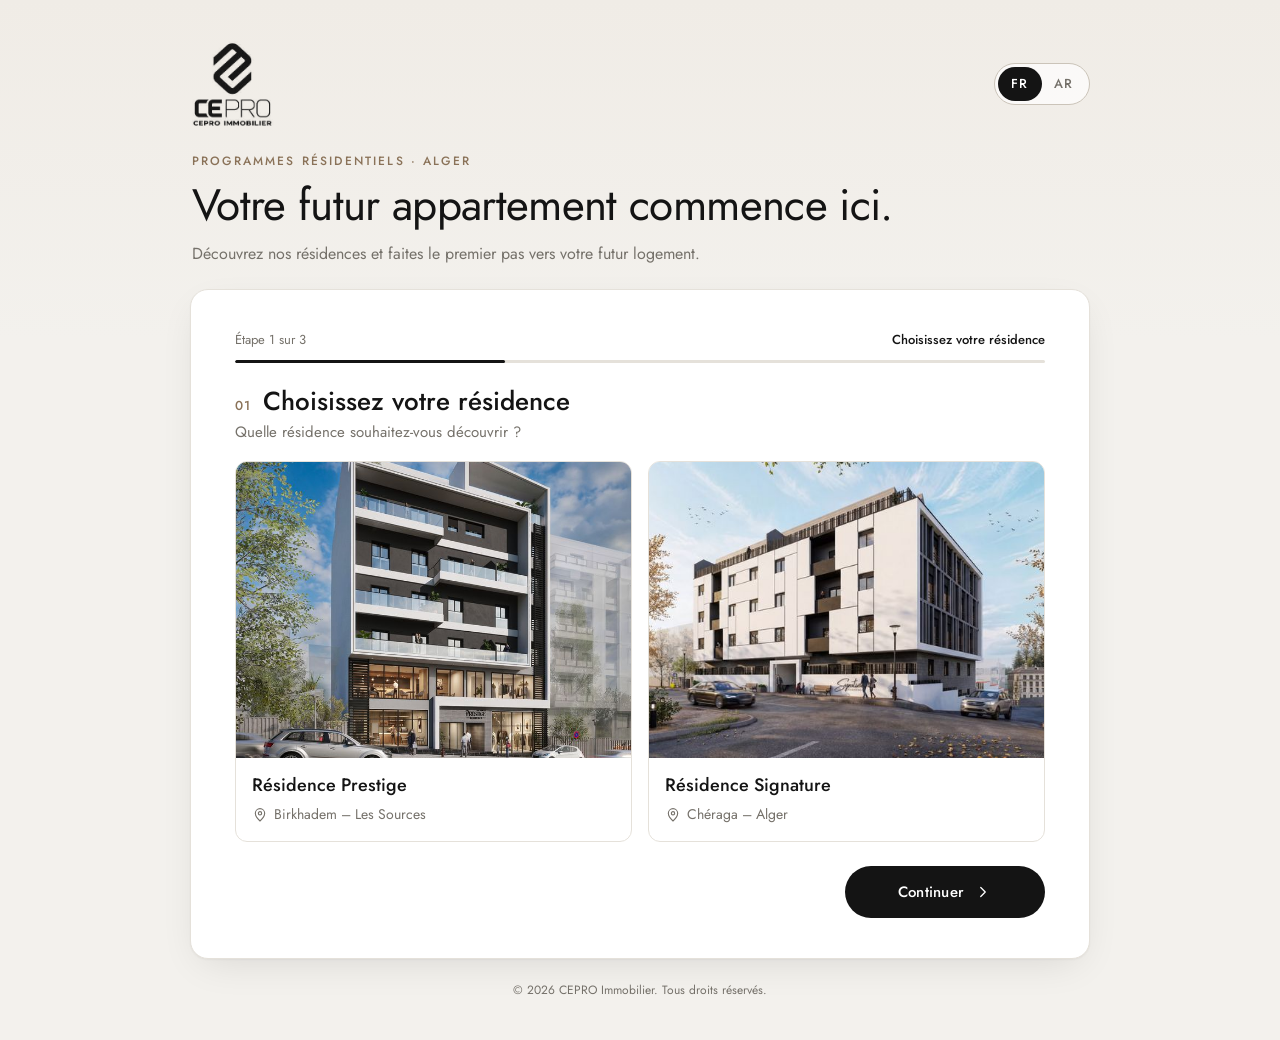
<file: index.html>
<!DOCTYPE html>
<html lang="fr" dir="ltr">
<head>
  <meta charset="UTF-8">
  <meta name="viewport" content="width=device-width, initial-scale=1">
  <title>CEPRO Immobilier — Demande d'information</title>
  <meta name="description" content="Découvrez la Résidence Prestige et la Résidence Signature de CEPRO Immobilier à Alger et faites le premier pas vers votre futur appartement.">
  <meta name="theme-color" content="#f3f1ed">
  <meta name="format-detection" content="telephone=no">

  <!-- Open Graph (shared links / Meta Ads previews). Replace og:url with the final HTTPS URL once hosted. -->
  <meta property="og:type" content="website">
  <meta property="og:title" content="CEPRO Immobilier — Votre futur appartement commence ici.">
  <meta property="og:description" content="Résidence Prestige (Birkhadem) et Résidence Signature (Chéraga).">
  <meta property="og:image" content="assets/residence-prestige.jpg">

  <link rel="icon" type="image/png" href="assets/cepro-logo.png">

  <!-- Fonts: Jost (Latin, geometric — echoes the CEPRO wordmark) + Cairo (Arabic).
       If Google Fonts is unreachable, system fonts are used automatically. -->
  <link rel="preconnect" href="https://fonts.googleapis.com">
  <link rel="preconnect" href="https://fonts.gstatic.com" crossorigin>
  <link href="https://fonts.googleapis.com/css2?family=Cairo:wght@400;500;600;700&family=Jost:wght@300;400;500;600&display=swap" rel="stylesheet">

  <link rel="stylesheet" href="style.css">

  <!--
    ===================== META PIXEL =====================
    The Meta Pixel is NOT hard-coded here. It is loaded by script.js only when
    CONFIG.META_PIXEL_ID is set to your real Pixel ID (see the top of script.js).
    - PageView fires on page load.
    - Lead fires ONLY after the backend confirms the submission (HTTP 2xx).
    Optional <noscript> fallback (uncomment and replace YOUR_PIXEL_ID):
    <noscript><img height="1" width="1" style="display:none" alt=""
      src="https://www.facebook.com/tr?id=YOUR_PIXEL_ID&ev=PageView&noscript=1"></noscript>
    ======================================================
  -->
</head>
<body>
  <div class="page">
    <main class="shell" id="main">

      <!-- ============ HEADER ============ -->
      <header class="masthead">
        <img class="masthead__logo" src="assets/cepro-logo.png" width="205" height="216" alt="CEPRO Immobilier">

        <div class="lang-switch" role="group" aria-label="Langue / اللغة">
          <button type="button" class="lang-switch__btn is-active" data-lang="fr" aria-pressed="true" lang="fr">FR</button>
          <button type="button" class="lang-switch__btn" data-lang="ar" aria-pressed="false" lang="ar">AR</button>
        </div>
      </header>

      <section class="intro">
        <p class="eyebrow" data-i18n="eyebrow">Programmes résidentiels · Alger</p>
        <h1 class="intro__title" data-i18n="title">Votre futur appartement commence ici.</h1>
        <p class="intro__text" data-i18n="description">Découvrez nos résidences et faites le premier pas vers votre futur logement.</p>
      </section>

      <!-- ============ FORM CARD ============ -->
      <div class="card" id="formCard">

        <!-- Progress -->
        <div class="progress" id="progress">
          <p class="progress__label">
            <span><span data-i18n="step">Étape</span> <bdi id="stepNumber">1</bdi> <span data-i18n="of">sur</span> <bdi>3</bdi></span>
            <span class="progress__name" id="stepName">Choisissez votre résidence</span>
          </p>
          <div class="progress__track" id="progressBar" role="progressbar" aria-valuemin="1" aria-valuemax="3" aria-valuenow="1" aria-labelledby="stepName">
            <span class="progress__fill" id="progressFill"></span>
          </div>
        </div>

        <form id="leadForm" class="lead-form" novalidate>

          <!-- ============ STEP 1 — RESIDENCE ============ -->
          <section class="step" data-step="1" aria-labelledby="step1Title">
            <h2 class="step__title" id="step1Title" tabindex="-1">
              <span class="step__index" aria-hidden="true">01</span>
              <span data-i18n="step1Title">Choisissez votre résidence</span>
            </h2>

            <fieldset class="group" id="group-residence" aria-describedby="error-residence">
              <legend class="step__question" data-i18n="step1Question">Quelle résidence souhaitez-vous découvrir ?</legend>

              <div class="residence-grid">
                <label class="residence-card">
                  <input class="choice-input" type="radio" name="residence" value="prestige" required>
                  <span class="residence-card__media">
                    <img src="assets/residence-prestige-sm.jpg"
                         srcset="assets/residence-prestige-sm.jpg 720w, assets/residence-prestige.jpg 1400w"
                         sizes="(min-width: 700px) 420px, 100vw"
                         width="720" height="720" alt="Façade de la Résidence Prestige"
                         data-i18n-alt="prestigeAlt" class="img-prestige">
                  </span>
                  <span class="residence-card__body">
                    <span class="residence-card__name" data-i18n="prestigeName">Résidence Prestige</span>
                    <span class="residence-card__loc">
                      <svg class="icon" viewBox="0 0 24 24" aria-hidden="true"><path d="M12 21s-7-6.2-7-11.5A7 7 0 0 1 19 9.5C19 14.8 12 21 12 21Z"/><circle cx="12" cy="9.5" r="2.5"/></svg>
                      <span data-i18n="prestigeLocation">Birkhadem – Les Sources</span>
                    </span>
                  </span>
                  <span class="choice-check" aria-hidden="true">
                    <svg viewBox="0 0 24 24"><path d="m5 12.5 4.5 4.5L19 7.5"/></svg>
                  </span>
                </label>

                <label class="residence-card">
                  <input class="choice-input" type="radio" name="residence" value="signature" required>
                  <span class="residence-card__media">
                    <img src="assets/residence-signature-sm.jpg"
                         srcset="assets/residence-signature-sm.jpg 720w, assets/residence-signature.jpg 1400w"
                         sizes="(min-width: 700px) 420px, 100vw"
                         width="720" height="402" alt="Façade de la Résidence Signature"
                         data-i18n-alt="signatureAlt" class="img-signature">
                  </span>
                  <span class="residence-card__body">
                    <span class="residence-card__name" data-i18n="signatureName">Résidence Signature</span>
                    <span class="residence-card__loc">
                      <svg class="icon" viewBox="0 0 24 24" aria-hidden="true"><path d="M12 21s-7-6.2-7-11.5A7 7 0 0 1 19 9.5C19 14.8 12 21 12 21Z"/><circle cx="12" cy="9.5" r="2.5"/></svg>
                      <span data-i18n="signatureLocation">Chéraga – Alger</span>
                    </span>
                  </span>
                  <span class="choice-check" aria-hidden="true">
                    <svg viewBox="0 0 24 24"><path d="m5 12.5 4.5 4.5L19 7.5"/></svg>
                  </span>
                </label>
              </div>

              <!-- Filled dynamically with the apartment types of the selected residence -->
              <div class="availability" id="availability" aria-live="polite" hidden></div>

              <p class="field-error" id="error-residence" data-error-for="residence" hidden></p>
            </fieldset>
          </section>

          <!-- ============ STEP 2 — APARTMENT ============ -->
          <section class="step" data-step="2" aria-labelledby="step2Title" hidden>
            <h2 class="step__title" id="step2Title" tabindex="-1">
              <span class="step__index" aria-hidden="true">02</span>
              <span data-i18n="step2Title">Votre appartement idéal</span>
            </h2>

            <div class="step2-layout">
              <aside class="selection" aria-labelledby="selectionLabel">
                <p class="selection__label" id="selectionLabel" data-i18n="yourSelection">Votre sélection</p>
                <div class="selection__card">
                  <img class="selection__thumb" id="selectionThumb" src="assets/residence-prestige-sm.jpg" width="96" height="96" alt="">
                  <div class="selection__text">
                    <p class="selection__name" id="selectionName">Résidence Prestige</p>
                    <p class="selection__loc" id="selectionLocation">Birkhadem – Les Sources</p>
                  </div>
                </div>
                <button type="button" class="link-btn" id="changeResidence" data-i18n="change">Modifier</button>
              </aside>

              <fieldset class="group" id="group-apartment_type" aria-describedby="error-apartment_type">
                <legend class="step__question" data-i18n="step2Question">Quel type d'appartement recherchez-vous ?</legend>
                <!-- Radio cards injected by script.js according to the selected residence -->
                <div class="option-grid" id="apartmentOptions"></div>
                <p class="field-error" id="error-apartment_type" data-error-for="apartment_type" hidden></p>
              </fieldset>
            </div>
          </section>

          <!-- ============ STEP 3 — CONTACT DETAILS ============ -->
          <section class="step" data-step="3" aria-labelledby="step3Title" hidden>
            <h2 class="step__title" id="step3Title" tabindex="-1">
              <span class="step__index" aria-hidden="true">03</span>
              <span data-i18n="step3Title">Vos coordonnées</span>
            </h2>
            <p class="step__note" data-i18n="allRequired">Tous les champs sont obligatoires.</p>

            <div class="field-grid">
              <div class="field" id="group-last_name">
                <label class="field__label" for="last_name" data-i18n="lastName">Nom</label>
                <input class="field__input" type="text" id="last_name" name="last_name"
                       autocomplete="family-name" maxlength="60" required
                       placeholder="Entrez votre nom" data-i18n-placeholder="lastNamePh"
                       aria-describedby="error-last_name">
                <p class="field-error" id="error-last_name" data-error-for="last_name" hidden></p>
              </div>

              <div class="field" id="group-first_name">
                <label class="field__label" for="first_name" data-i18n="firstName">Prénom</label>
                <input class="field__input" type="text" id="first_name" name="first_name"
                       autocomplete="given-name" maxlength="60" required
                       placeholder="Entrez votre prénom" data-i18n-placeholder="firstNamePh"
                       aria-describedby="error-first_name">
                <p class="field-error" id="error-first_name" data-error-for="first_name" hidden></p>
              </div>

              <div class="field field--full" id="group-phone">
                <label class="field__label" for="phone" data-i18n="phone">Numéro de téléphone</label>
                <div class="phone-input">
                  <svg class="icon phone-input__icon" viewBox="0 0 24 24" aria-hidden="true"><path d="M5 4h3.5l1.5 4-2 1.5a11 11 0 0 0 6.5 6.5L16 14l4 1.5V19a1 1 0 0 1-1 1A16 16 0 0 1 4 5a1 1 0 0 1 1-1Z"/></svg>
                  <input class="field__input" type="tel" id="phone" name="phone" dir="ltr"
                         inputmode="tel" autocomplete="tel" maxlength="20" required
                         placeholder="05XX XX XX XX" data-i18n-placeholder="phonePh"
                         aria-describedby="hint-phone error-phone">
                </div>
                <p class="field__hint" id="hint-phone" data-i18n="phoneHint">Mobile algérien : 05, 06, 07 ou +213</p>
                <p class="field-error" id="error-phone" data-error-for="phone" hidden></p>
              </div>
            </div>

            <fieldset class="group" id="group-contact_time" aria-describedby="error-contact_time">
              <legend class="field__label field__label--legend" data-i18n="contactTime">Heure idéale pour être contacté(e)</legend>
              <div class="time-grid">
                <label class="time-card">
                  <input class="choice-input" type="radio" name="contact_time" value="morning" required>
                  <span class="time-card__name" data-i18n="morning">Matin</span>
                  <bdi class="time-card__hours" data-i18n="morningHours">09h – 12h</bdi>
                  <span class="choice-check choice-check--sm" aria-hidden="true"><svg viewBox="0 0 24 24"><path d="m5 12.5 4.5 4.5L19 7.5"/></svg></span>
                </label>
                <label class="time-card">
                  <input class="choice-input" type="radio" name="contact_time" value="afternoon" required>
                  <span class="time-card__name" data-i18n="afternoon">Après-midi</span>
                  <bdi class="time-card__hours" data-i18n="afternoonHours">12h – 16h</bdi>
                  <span class="choice-check choice-check--sm" aria-hidden="true"><svg viewBox="0 0 24 24"><path d="m5 12.5 4.5 4.5L19 7.5"/></svg></span>
                </label>
                <label class="time-card">
                  <input class="choice-input" type="radio" name="contact_time" value="evening" required>
                  <span class="time-card__name" data-i18n="evening">Fin de journée</span>
                  <bdi class="time-card__hours" data-i18n="eveningHours">16h – 18h</bdi>
                  <span class="choice-check choice-check--sm" aria-hidden="true"><svg viewBox="0 0 24 24"><path d="m5 12.5 4.5 4.5L19 7.5"/></svg></span>
                </label>
              </div>
              <p class="field-error" id="error-contact_time" data-error-for="contact_time" hidden></p>
            </fieldset>

            <div class="privacy">
              <p class="privacy__notice">
                <svg class="icon" viewBox="0 0 24 24" aria-hidden="true"><path d="M12 3 5 6v5c0 4.5 3 8.5 7 10 4-1.5 7-5.5 7-10V6l-7-3Z"/></svg>
                <span data-i18n="privacyNotice">Vos informations personnelles seront utilisées uniquement pour traiter votre demande et vous contacter concernant votre projet immobilier.</span>
              </p>

              <div class="consent" id="group-consent">
                <label class="consent__label">
                  <input class="consent__input" type="checkbox" id="consent" name="consent" required aria-describedby="error-consent">
                  <span class="consent__box" aria-hidden="true"><svg viewBox="0 0 24 24"><path d="m5 12.5 4.5 4.5L19 7.5"/></svg></span>
                  <span data-i18n="consent">J'accepte d'être contacté(e) par CEPRO Immobilier concernant ma demande.</span>
                </label>
                <p class="field-error" id="error-consent" data-error-for="consent" hidden></p>
              </div>

              <!-- Privacy policy link: stays hidden until CONFIG.PRIVACY_POLICY_URL
                   is set to CEPRO's real policy URL in script.js (no invented URL). -->
              <a class="privacy__link" id="privacyLink" href="#" target="_blank" rel="noopener" hidden data-i18n="privacyLink">Politique de confidentialité</a>
            </div>
          </section>

          <!-- Form-level alert (configuration / network / server errors) -->
          <div class="form-alert" id="formAlert" role="alert" hidden></div>

          <!-- ============ NAVIGATION ============ -->
          <div class="form-nav">
            <button type="button" class="btn btn--ghost" id="btnBack" hidden>
              <svg class="icon icon--dir" viewBox="0 0 24 24" aria-hidden="true"><path d="M15 6l-6 6 6 6"/></svg>
              <span data-i18n="back">Retour</span>
            </button>
            <button type="button" class="btn btn--primary" id="btnNext">
              <span data-i18n="next">Continuer</span>
              <svg class="icon icon--dir" viewBox="0 0 24 24" aria-hidden="true"><path d="M9 6l6 6-6 6"/></svg>
            </button>
            <button type="submit" class="btn btn--primary" id="btnSubmit" hidden>
              <span class="btn__spinner" aria-hidden="true"></span>
              <span class="btn__label" data-i18n="submit">Envoyer ma demande</span>
            </button>
          </div>
        </form>

        <!-- ============ SUCCESS SCREEN (shown only after a 2xx backend response) ============ -->
        <section class="success" id="successScreen" hidden aria-labelledby="successTitle">
          <div class="success__icon" aria-hidden="true">
            <svg viewBox="0 0 48 48"><circle cx="24" cy="24" r="22"/><path d="m15 24.5 6 6 12-13"/></svg>
          </div>
          <h2 class="success__title" id="successTitle" tabindex="-1" data-i18n="successTitle">Merci pour votre confiance !</h2>
          <p class="success__text" data-i18n="successText">Votre demande a bien été envoyée. Notre équipe CEPRO vous contactera prochainement.</p>

          <dl class="recap">
            <div class="recap__row"><dt data-i18n="recapResidence">Résidence</dt><dd id="recapResidence"></dd></div>
            <div class="recap__row"><dt data-i18n="recapApartment">Appartement</dt><dd id="recapApartment"></dd></div>
            <div class="recap__row"><dt data-i18n="recapTime">Créneau</dt><dd id="recapTime"></dd></div>
          </dl>

          <img class="success__logo" src="assets/cepro-logo.png" width="205" height="216" alt="CEPRO Immobilier">
        </section>
      </div>

      <footer class="footer">
        <p><bdi dir="ltr">© <span id="year">2026</span> CEPRO Immobilier.</bdi> <span data-i18n="rights">Tous droits réservés.</span></p>
      </footer>
    </main>
  </div>

  <script src="script.js"></script>
</body>
</html>
</file>
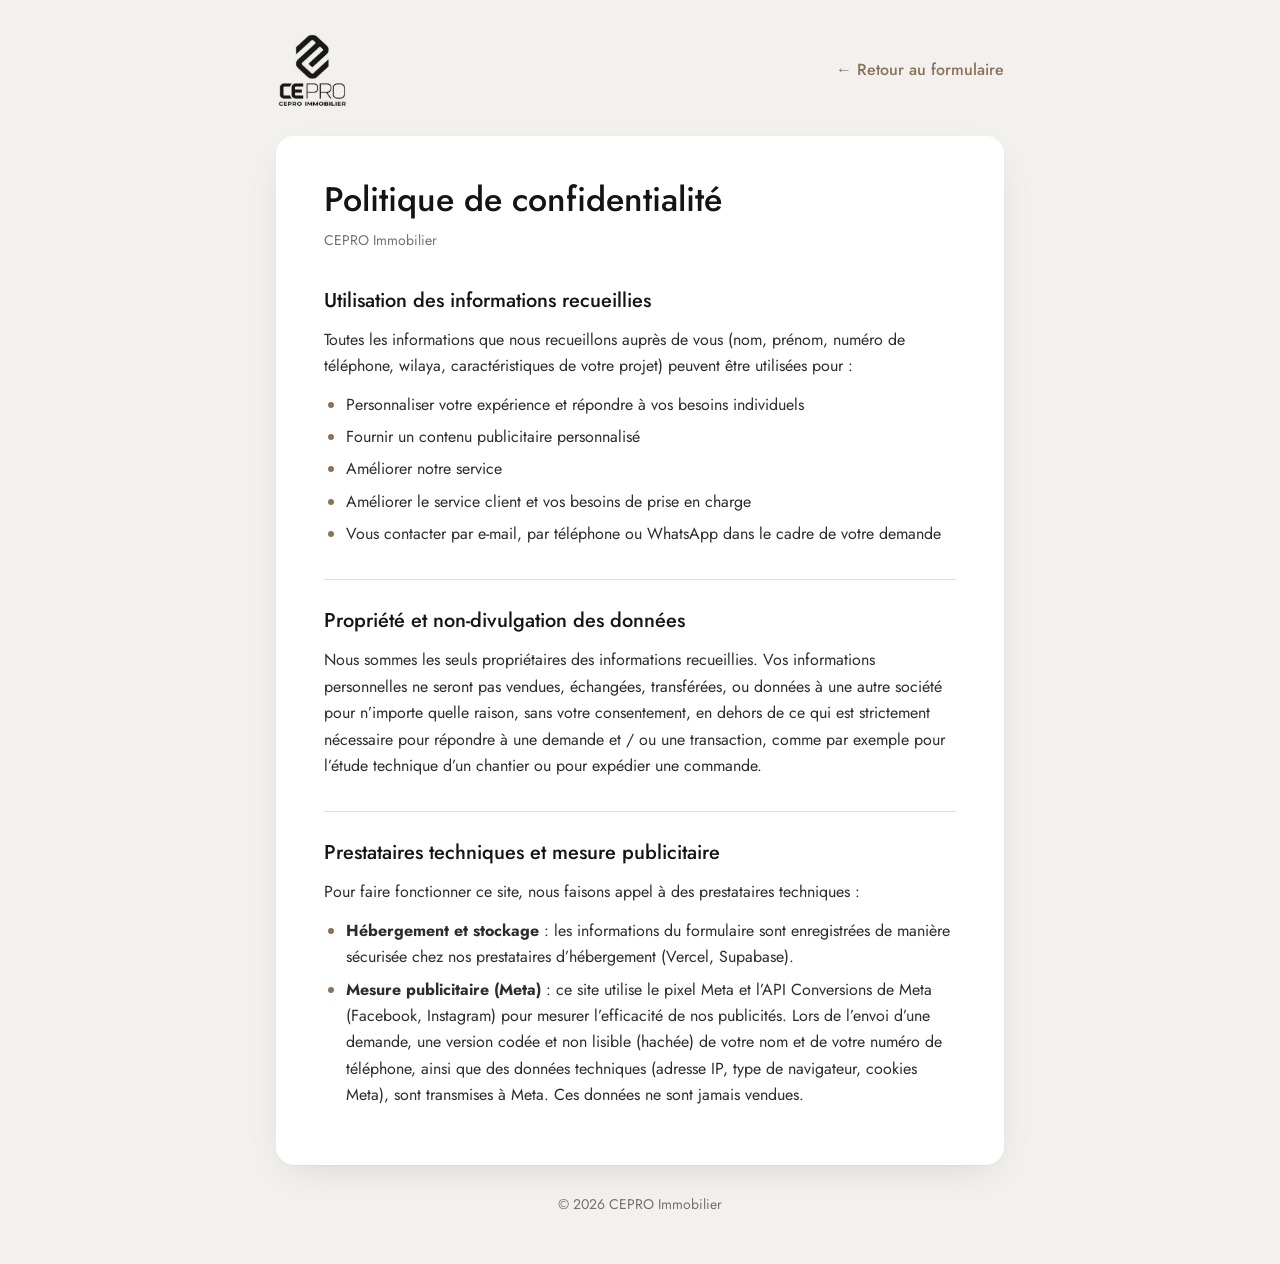
<file: privacy.html>
<!DOCTYPE html>
<html lang="fr" dir="ltr">
<head>
  <meta charset="UTF-8">
  <meta name="viewport" content="width=device-width, initial-scale=1">
  <title>Politique de confidentialité — CEPRO Immobilier</title>
  <meta name="description" content="Politique de confidentialité de CEPRO Immobilier : utilisation et protection des informations recueillies.">
  <meta name="theme-color" content="#f3f1ed">
  <link rel="icon" type="image/png" href="assets/cepro-logo.png">

  <link rel="preconnect" href="https://fonts.googleapis.com">
  <link rel="preconnect" href="https://fonts.gstatic.com" crossorigin>
  <link href="https://fonts.googleapis.com/css2?family=Jost:wght@300;400;500;600&display=swap" rel="stylesheet">

  <style>
    :root {
      --ink: #141414;
      --text: #2f2d2a;
      --muted: #75716a;
      --line: #e5e1da;
      --bg: #f3f1ed;
      --surface: #ffffff;
      --bronze: #8a7258;
      --radius-lg: 18px;
      --shadow-card: 0 1px 2px rgba(20, 20, 20, .04), 0 12px 40px -12px rgba(20, 20, 20, .12);
    }
    *, *::before, *::after { box-sizing: border-box; }
    html { -webkit-text-size-adjust: 100%; }
    body {
      margin: 0;
      background: var(--bg);
      color: var(--text);
      font-family: "Jost", "Segoe UI", "Helvetica Neue", Arial, sans-serif;
      font-size: 16px;
      line-height: 1.65;
    }
    .shell { max-width: 760px; margin: 0 auto; padding: 32px 16px 48px; }
    .masthead { display: flex; align-items: center; justify-content: space-between; gap: 16px; margin-bottom: 28px; }
    .masthead img { width: 72px; height: auto; display: block; }
    .back { color: var(--bronze); text-decoration: none; font-weight: 500; }
    .back:hover, .back:focus-visible { text-decoration: underline; }
    .card {
      background: var(--surface);
      border-radius: var(--radius-lg);
      box-shadow: var(--shadow-card);
      padding: 32px 24px;
    }
    @media (min-width: 640px) { .card { padding: 44px 48px; } }
    h1 { color: var(--ink); font-weight: 500; font-size: clamp(26px, 5vw, 34px); line-height: 1.2; margin: 0 0 8px; }
    .updated { color: var(--muted); font-size: 14px; margin: 0 0 32px; }
    h2 { color: var(--ink); font-weight: 500; font-size: 20px; margin: 32px 0 10px; padding-top: 24px; border-top: 1px solid var(--line); }
    h2:first-of-type { border-top: 0; padding-top: 0; margin-top: 0; }
    p { margin: 0 0 12px; }
    ul { margin: 0 0 12px; padding-left: 22px; }
    li { margin-bottom: 6px; }
    li::marker { color: var(--bronze); }
    footer { color: var(--muted); font-size: 14px; text-align: center; margin-top: 28px; }
  </style>
</head>
<body>
  <main class="shell">
    <header class="masthead">
      <a href="/"><img src="assets/cepro-logo.png" width="205" height="216" alt="CEPRO Immobilier"></a>
      <a class="back" href="/">← Retour au formulaire</a>
    </header>

    <article class="card">
      <h1>Politique de confidentialité</h1>
      <p class="updated">CEPRO Immobilier</p>

      <h2>Utilisation des informations recueillies</h2>
      <p>Toutes les informations que nous recueillons auprès de vous (nom, prénom, numéro de téléphone, wilaya, caractéristiques de votre projet) peuvent être utilisées pour&nbsp;:</p>
      <ul>
        <li>Personnaliser votre expérience et répondre à vos besoins individuels</li>
        <li>Fournir un contenu publicitaire personnalisé</li>
        <li>Améliorer notre service</li>
        <li>Améliorer le service client et vos besoins de prise en charge</li>
        <li>Vous contacter par e-mail, par téléphone ou WhatsApp dans le cadre de votre demande</li>
      </ul>

      <h2>Propriété et non-divulgation des données</h2>
      <p>Nous sommes les seuls propriétaires des informations recueillies. Vos informations personnelles ne seront pas vendues, échangées, transférées, ou données à une autre société pour n’importe quelle raison, sans votre consentement, en dehors de ce qui est strictement nécessaire pour répondre à une demande et / ou une transaction, comme par exemple pour l’étude technique d’un chantier ou pour expédier une commande.</p>

      <h2>Prestataires techniques et mesure publicitaire</h2>
      <p>Pour faire fonctionner ce site, nous faisons appel à des prestataires techniques&nbsp;:</p>
      <ul>
        <li><strong>Hébergement et stockage</strong>&nbsp;: les informations du formulaire sont enregistrées de manière sécurisée chez nos prestataires d’hébergement (Vercel, Supabase).</li>
        <li><strong>Mesure publicitaire (Meta)</strong>&nbsp;: ce site utilise le pixel Meta et l’API Conversions de Meta (Facebook, Instagram) pour mesurer l’efficacité de nos publicités. Lors de l’envoi d’une demande, une version codée et non lisible (hachée) de votre nom et de votre numéro de téléphone, ainsi que des données techniques (adresse IP, type de navigateur, cookies Meta), sont transmises à Meta. Ces données ne sont jamais vendues.</li>
      </ul>
    </article>

    <footer>© <span id="year"></span> CEPRO Immobilier</footer>
  </main>
  <script>document.getElementById('year').textContent = new Date().getFullYear();</script>
</body>
</html>
</file>
<file: style.css>
/* ==========================================================================
   CEPRO Immobilier — Lead generation form
   Mobile-first stylesheet. Logical properties (inline-start / inline-end)
   are used throughout so the layout mirrors automatically in Arabic (RTL).
   ========================================================================== */

/* ---------- Design tokens ----------
   Palette extracted from the references:
   - Ink black: the CEPRO logo and the dark façade panels of both residences
   - Warm white / stone: the white architectural frames and greige stonework
   - Bronze: the bronze balcony panels of Résidence Signature (used sparingly) */
:root {
  --ink: #141414;
  --ink-soft: #2b2a28;
  --text: #2f2d2a;
  --muted: #75716a;
  --line: #e5e1da;
  --line-strong: #cbc4b9;
  --bg: #f3f1ed;
  --surface: #ffffff;
  --stone: #f0ece6;
  --bronze: #8a7258;
  --bronze-soft: #f3eee7;
  --danger: #b1261d;
  --danger-soft: #fbefed;
  --success: #2f6a4e;

  --font-latin: "Jost", "Segoe UI", "Helvetica Neue", Arial, sans-serif;
  --font-arabic: "Cairo", "Tajawal", "Segoe UI", Tahoma, Arial, sans-serif;
  --font: var(--font-latin);

  --radius-lg: 18px;
  --radius: 12px;
  --radius-sm: 10px;

  --shadow-card: 0 1px 2px rgba(20, 20, 20, .04), 0 12px 40px -12px rgba(20, 20, 20, .12);
  --shadow-hover: 0 1px 2px rgba(20, 20, 20, .06), 0 10px 28px -10px rgba(20, 20, 20, .18);
  --focus: 0 0 0 3px rgba(138, 114, 88, .35);

  --ease: cubic-bezier(.2, .7, .2, 1);
}

html[lang="ar"] { --font: var(--font-arabic); }

/* ---------- Base ---------- */
*, *::before, *::after { box-sizing: border-box; }

html { -webkit-text-size-adjust: 100%; }

body {
  margin: 0;
  font-family: var(--font);
  font-size: 16px;
  line-height: 1.55;
  color: var(--text);
  background: var(--bg);
  -webkit-font-smoothing: antialiased;
  text-rendering: optimizeLegibility;
}

img { display: block; max-width: 100%; }
button, input { font: inherit; color: inherit; }
h1, h2, p, dl, dd { margin: 0; }
fieldset { margin: 0; padding: 0; border: 0; min-width: 0; }
legend { padding: 0; }
[hidden] { display: none !important; }

.icon {
  width: 18px;
  height: 18px;
  flex: none;
  fill: none;
  stroke: currentColor;
  stroke-width: 1.7;
  stroke-linecap: round;
  stroke-linejoin: round;
}
[dir="rtl"] .icon--dir { transform: scaleX(-1); }

/* ---------- Page shell ---------- */
.page {
  min-height: 100vh;
  padding: 16px 16px 32px;
  background:
    linear-gradient(180deg, var(--stone) 0, var(--bg) 340px);
}

.shell {
  width: 100%;
  max-width: 900px;
  margin: 0 auto;
}

/* ---------- Header ----------
   The header keeps logo-left / switcher-right in both languages,
   as specified ("Top right of the form header"). */
.masthead {
  direction: ltr;
  display: flex;
  align-items: center;
  justify-content: space-between;
  gap: 16px;
  padding: 4px 0 20px;
}

.masthead__logo {
  width: auto;
  height: 72px;
}

.lang-switch {
  display: inline-flex;
  padding: 3px;
  border: 1px solid var(--line-strong);
  border-radius: 999px;
  background: rgba(255, 255, 255, .7);
}

.lang-switch__btn {
  min-width: 44px;
  height: 34px;
  padding: 0 12px;
  border: 0;
  border-radius: 999px;
  background: transparent;
  font-family: var(--font-latin);
  font-size: 13px;
  font-weight: 500;
  letter-spacing: .08em;
  color: var(--muted);
  cursor: pointer;
  transition: background-color .2s var(--ease), color .2s var(--ease);
}
.lang-switch__btn:hover { color: var(--ink); }
.lang-switch__btn.is-active { background: var(--ink); color: #fff; }
.lang-switch__btn:focus-visible { outline: none; box-shadow: var(--focus); }

/* ---------- Intro ---------- */
.intro { padding: 4px 2px 22px; }

.eyebrow {
  margin-bottom: 10px;
  font-size: 12px;
  font-weight: 500;
  letter-spacing: .18em;
  text-transform: uppercase;
  color: var(--bronze);
}

.intro__title {
  font-size: clamp(28px, 7vw, 44px);
  font-weight: 400;
  line-height: 1.12;
  letter-spacing: -.015em;
  color: var(--ink);
  text-wrap: balance;
}

.intro__text {
  max-width: 560px;
  margin-top: 12px;
  font-size: 16px;
  color: var(--muted);
}

html[lang="ar"] .eyebrow { letter-spacing: 0; text-transform: none; font-size: 14px; }
html[lang="ar"] .intro__title { letter-spacing: 0; line-height: 1.35; font-weight: 600; }

/* ---------- Card ---------- */
.card {
  position: relative;
  background: var(--surface);
  border: 1px solid var(--line);
  border-radius: var(--radius-lg);
  box-shadow: var(--shadow-card);
  padding: 20px 18px 22px;
}

/* ---------- Progress ---------- */
.progress { margin-bottom: 22px; }

.progress__label {
  display: flex;
  flex-wrap: wrap;
  justify-content: space-between;
  gap: 4px 12px;
  margin-bottom: 10px;
  font-size: 13px;
  color: var(--muted);
}
.progress__name { color: var(--ink); font-weight: 500; }

.progress__track {
  position: relative;
  height: 3px;
  border-radius: 3px;
  background: var(--line);
  overflow: hidden;
}

.progress__fill {
  position: absolute;
  inset-block: 0;
  inset-inline-start: 0;
  width: 33.333%;
  border-radius: inherit;
  background: var(--ink);
  transition: width .45s var(--ease);
}

/* ---------- Steps ---------- */
.step.is-entering { animation: step-in .32s var(--ease) both; }

@keyframes step-in {
  from { opacity: 0; transform: translateY(8px); }
  to   { opacity: 1; transform: none; }
}

.step__title {
  display: flex;
  align-items: baseline;
  gap: 12px;
  margin-bottom: 4px;
  font-size: 22px;
  font-weight: 500;
  line-height: 1.25;
  color: var(--ink);
  outline: none;
}

.step__index {
  font-size: 13px;
  font-weight: 500;
  letter-spacing: .08em;
  color: var(--bronze);
  font-family: var(--font-latin);
}

.step__question {
  display: block;
  margin-bottom: 16px;
  font-size: 15px;
  color: var(--muted);
}

.step__note {
  margin-bottom: 18px;
  font-size: 14px;
  color: var(--muted);
}

/* ---------- Shared choice behaviour (radio cards) ---------- */
.choice-input {
  position: absolute;
  opacity: 0;
  width: 1px;
  height: 1px;
  pointer-events: none;
}

.choice-check {
  position: absolute;
  inset-block-start: 12px;
  inset-inline-end: 12px;
  display: grid;
  place-items: center;
  width: 28px;
  height: 28px;
  border-radius: 50%;
  background: var(--ink);
  color: #fff;
  opacity: 0;
  transform: scale(.6);
  transition: opacity .2s var(--ease), transform .25s var(--ease);
}
.choice-check svg {
  width: 16px; height: 16px;
  fill: none; stroke: currentColor; stroke-width: 2.4;
  stroke-linecap: round; stroke-linejoin: round;
}
.choice-check--sm { width: 22px; height: 22px; inset-block-start: 10px; inset-inline-end: 10px; }
.choice-check--sm svg { width: 13px; height: 13px; }

.choice-input:checked ~ .choice-check { opacity: 1; transform: scale(1); }

/* ---------- Residence cards (step 1) ---------- */
.residence-grid {
  display: grid;
  grid-template-columns: 1fr;
  gap: 14px;
}

.residence-card {
  position: relative;
  display: flex;
  flex-direction: column;
  border: 1px solid var(--line);
  border-radius: var(--radius);
  background: var(--surface);
  overflow: hidden;
  cursor: pointer;
  transition: border-color .2s var(--ease), box-shadow .25s var(--ease), transform .25s var(--ease);
}
.residence-card:hover { border-color: var(--line-strong); box-shadow: var(--shadow-hover); }

.residence-card__media {
  position: relative;
  aspect-ratio: 16 / 10;
  background: var(--stone);
  overflow: hidden;
}
.residence-card__media img {
  width: 100%;
  height: 100%;
  object-fit: cover;
  transition: transform .6s var(--ease);
}
.residence-card__media .img-prestige { object-position: 50% 42%; }
.residence-card__media .img-signature { object-position: 55% 50%; }
.residence-card:hover .residence-card__media img { transform: scale(1.025); }

.residence-card__body {
  display: flex;
  flex-direction: column;
  gap: 4px;
  padding: 14px 16px 16px;
}

.residence-card__name {
  font-size: 18px;
  font-weight: 500;
  color: var(--ink);
}

.residence-card__loc {
  display: inline-flex;
  align-items: center;
  gap: 6px;
  font-size: 14px;
  color: var(--muted);
}
.residence-card__loc .icon { width: 16px; height: 16px; }

.residence-card:has(.choice-input:checked) {
  border-color: var(--ink);
  box-shadow: 0 0 0 1px var(--ink), var(--shadow-hover);
}
.residence-card:has(.choice-input:focus-visible) { box-shadow: var(--focus); border-color: var(--ink); }
/* Fallback for browsers without :has() — class toggled by script.js */
.residence-card.is-selected { border-color: var(--ink); box-shadow: 0 0 0 1px var(--ink), var(--shadow-hover); }

/* Availability panel (dynamic, below the cards) */
.availability {
  display: flex;
  flex-wrap: wrap;
  align-items: center;
  gap: 8px 10px;
  margin-top: 16px;
  padding: 12px 14px;
  border-radius: var(--radius-sm);
  background: var(--bronze-soft);
  font-size: 14px;
  color: var(--ink-soft);
  animation: step-in .3s var(--ease) both;
}
.availability__label { color: var(--muted); }
.availability__chips { display: inline-flex; flex-wrap: wrap; gap: 6px; }
.chip {
  display: inline-block;
  padding: 2px 10px;
  border: 1px solid var(--line-strong);
  border-radius: 999px;
  background: var(--surface);
  font-family: var(--font-latin);
  font-size: 13px;
  font-weight: 500;
  color: var(--ink);
}

/* ---------- Step 2 ---------- */
.step2-layout {
  display: grid;
  grid-template-columns: 1fr;
  gap: 20px;
  margin-top: 16px;
}

.selection {
  display: flex;
  flex-direction: column;
  align-items: flex-start;
  gap: 10px;
  padding: 14px;
  border: 1px solid var(--line);
  border-radius: var(--radius);
  background: var(--stone);
}
.selection__label {
  font-size: 12px;
  font-weight: 500;
  letter-spacing: .14em;
  text-transform: uppercase;
  color: var(--muted);
}
html[lang="ar"] .selection__label { letter-spacing: 0; text-transform: none; font-size: 13px; }

.selection__card { display: flex; align-items: center; gap: 12px; }
.selection__thumb {
  width: 64px; height: 64px;
  border-radius: var(--radius-sm);
  object-fit: cover;
  background: var(--line);
}
.selection__name { font-weight: 500; color: var(--ink); }
.selection__loc { font-size: 14px; color: var(--muted); }

.link-btn {
  padding: 0;
  border: 0;
  background: none;
  font-size: 14px;
  font-weight: 500;
  color: var(--ink);
  text-decoration: underline;
  text-underline-offset: 3px;
  text-decoration-color: var(--line-strong);
  cursor: pointer;
}
.link-btn:hover { text-decoration-color: var(--ink); }
.link-btn:focus-visible { outline: none; box-shadow: var(--focus); border-radius: 4px; }

.option-grid {
  display: grid;
  grid-template-columns: repeat(2, minmax(0, 1fr));
  gap: 12px;
}

.option-card {
  position: relative;
  display: flex;
  flex-direction: column;
  justify-content: flex-end;
  gap: 4px;
  min-height: 108px;
  padding: 16px;
  border: 1px solid var(--line);
  border-radius: var(--radius);
  background: var(--surface);
  cursor: pointer;
  transition: border-color .2s var(--ease), box-shadow .25s var(--ease), background-color .2s var(--ease);
}
.option-card:hover { border-color: var(--line-strong); box-shadow: var(--shadow-hover); }
.option-card__name {
  font-family: var(--font-latin);
  font-size: 22px;
  font-weight: 400;
  line-height: 1.1;
  color: var(--ink);
}
.option-card__desc { font-size: 13px; line-height: 1.4; color: var(--muted); }

.option-card:has(.choice-input:checked),
.option-card.is-selected { border-color: var(--ink); box-shadow: 0 0 0 1px var(--ink); background: #fcfbf9; }
.option-card:has(.choice-input:focus-visible) { box-shadow: var(--focus); border-color: var(--ink); }

/* ---------- Step 3: fields ---------- */
.field-grid {
  display: grid;
  grid-template-columns: 1fr;
  gap: 16px;
  margin-bottom: 22px;
}

.field { display: flex; flex-direction: column; gap: 6px; }

.field__label {
  font-size: 14px;
  font-weight: 500;
  color: var(--ink);
}
.field__label--legend { display: block; margin-bottom: 10px; }

.field__input {
  width: 100%;
  height: 50px;
  padding: 0 14px;
  border: 1px solid var(--line-strong);
  border-radius: var(--radius-sm);
  background: var(--surface);
  font-size: 16px; /* ≥16px prevents zoom on iOS */
  color: var(--ink);
  transition: border-color .2s var(--ease), box-shadow .2s var(--ease);
}
.field__input::placeholder { color: #a7a29a; }
.field__input:hover { border-color: #b3ab9f; }
.field__input:focus { outline: none; border-color: var(--ink); box-shadow: var(--focus); }
.field__input[aria-invalid="true"] { border-color: var(--danger); }
.field__input[aria-invalid="true"]:focus { box-shadow: 0 0 0 3px rgba(177, 38, 29, .18); }

.field__hint { font-size: 13px; color: var(--muted); }

.phone-input { position: relative; }
.phone-input__icon {
  position: absolute;
  inset-block-start: 50%;
  inset-inline-start: 14px;
  transform: translateY(-50%);
  color: var(--muted);
  pointer-events: none;
}
.phone-input .field__input {
  padding-inline-start: 42px;
  font-family: var(--font-latin);
  letter-spacing: .04em;
}
/* In Arabic the number stays LTR (readable digits) but sits on the right edge */
/* The input itself is dir="ltr", so physical properties are used here */
[dir="rtl"] .phone-input .field__input { text-align: right; padding-left: 14px; padding-right: 42px; }

/* Time slots */
.time-grid {
  display: grid;
  grid-template-columns: 1fr;
  gap: 10px;
}
.time-card {
  position: relative;
  display: flex;
  align-items: center;
  justify-content: space-between;
  gap: 12px;
  min-height: 56px;
  padding-block: 12px;
  padding-inline: 16px 48px;
  border: 1px solid var(--line);
  border-radius: var(--radius-sm);
  background: var(--surface);
  cursor: pointer;
  transition: border-color .2s var(--ease), box-shadow .2s var(--ease), background-color .2s var(--ease);
}
.time-card:hover { border-color: var(--line-strong); }
.time-card__name { font-weight: 500; color: var(--ink); }
.time-card__hours { font-family: var(--font-latin); font-size: 14px; color: var(--muted); }
.time-card .choice-check--sm { inset-block-start: 50%; margin-top: -11px; }
.time-card:has(.choice-input:checked),
.time-card.is-selected { border-color: var(--ink); box-shadow: 0 0 0 1px var(--ink); background: #fcfbf9; }
.time-card:has(.choice-input:focus-visible) { box-shadow: var(--focus); border-color: var(--ink); }

/* Privacy & consent */
.privacy {
  display: flex;
  flex-direction: column;
  gap: 14px;
  margin-top: 22px;
  padding-top: 20px;
  border-top: 1px solid var(--line);
}
.privacy__notice {
  display: flex;
  gap: 10px;
  font-size: 13px;
  line-height: 1.55;
  color: var(--muted);
}
.privacy__notice .icon { width: 16px; height: 16px; margin-top: 2px; color: var(--bronze); }

.consent__label {
  display: flex;
  align-items: flex-start;
  gap: 12px;
  font-size: 14px;
  color: var(--ink-soft);
  cursor: pointer;
}
.consent__input { position: absolute; opacity: 0; width: 1px; height: 1px; }
.consent__box {
  display: grid;
  place-items: center;
  flex: none;
  width: 22px;
  height: 22px;
  margin-top: 1px;
  border: 1.5px solid var(--line-strong);
  border-radius: 6px;
  background: var(--surface);
  transition: background-color .2s var(--ease), border-color .2s var(--ease);
}
.consent__box svg {
  width: 14px; height: 14px;
  fill: none; stroke: #fff; stroke-width: 2.6;
  stroke-linecap: round; stroke-linejoin: round;
  opacity: 0; transition: opacity .15s;
}
.consent__input:checked + .consent__box { background: var(--ink); border-color: var(--ink); }
.consent__input:checked + .consent__box svg { opacity: 1; }
.consent__input:focus-visible + .consent__box { box-shadow: var(--focus); }
.consent__input[aria-invalid="true"] + .consent__box { border-color: var(--danger); }

.privacy__link {
  align-self: flex-start;
  font-size: 13px;
  color: var(--ink);
  text-underline-offset: 3px;
}

/* ---------- Errors & alerts ---------- */
.field-error {
  display: flex;
  align-items: flex-start;
  gap: 6px;
  margin-top: 8px;
  font-size: 13px;
  color: var(--danger);
}
.field .field-error { margin-top: 0; }
.field-error::before {
  content: "";
  flex: none;
  width: 6px; height: 6px;
  margin-top: 7px;
  border-radius: 50%;
  background: currentColor;
}

.group.is-invalid .residence-card,
.group.is-invalid .option-card,
.group.is-invalid .time-card { border-color: #e2b7b2; }

.form-alert {
  display: flex;
  gap: 10px;
  margin-top: 20px;
  padding: 12px 14px;
  border: 1px solid #edc9c4;
  border-radius: var(--radius-sm);
  background: var(--danger-soft);
  font-size: 14px;
  color: #7c1d16;
}
.form-alert::before {
  content: "!";
  display: grid;
  place-items: center;
  flex: none;
  width: 20px; height: 20px;
  border-radius: 50%;
  background: var(--danger);
  color: #fff;
  font-family: var(--font-latin);
  font-size: 13px;
  font-weight: 600;
}

/* ---------- Navigation ---------- */
.form-nav {
  display: flex;
  flex-direction: column-reverse;
  gap: 10px;
  margin-top: 24px;
}

.btn {
  position: relative;
  display: inline-flex;
  align-items: center;
  justify-content: center;
  gap: 10px;
  min-height: 52px;
  padding: 0 24px;
  border: 1px solid transparent;
  border-radius: 999px;
  font-size: 15px;
  font-weight: 500;
  letter-spacing: .02em;
  cursor: pointer;
  transition: background-color .2s var(--ease), color .2s var(--ease), border-color .2s var(--ease), transform .15s var(--ease);
}
.btn:focus-visible { outline: none; box-shadow: var(--focus); }
.btn:active { transform: translateY(1px); }

.btn--primary { background: var(--ink); color: #fff; }
.btn--primary:hover { background: #000; }
.btn--primary[disabled] { cursor: progress; background: #4a4845; }

.btn--ghost { background: transparent; color: var(--ink); border-color: var(--line-strong); }
.btn--ghost:hover { border-color: var(--ink); }

.btn__spinner {
  display: none;
  width: 16px; height: 16px;
  border: 2px solid rgba(255, 255, 255, .35);
  border-top-color: #fff;
  border-radius: 50%;
  animation: spin .8s linear infinite;
}
.btn.is-loading .btn__spinner { display: inline-block; }

@keyframes spin { to { transform: rotate(360deg); } }

/* ---------- Success ---------- */
.success {
  display: flex;
  flex-direction: column;
  align-items: center;
  padding: 24px 4px 8px;
  text-align: center;
  animation: step-in .4s var(--ease) both;
}
.success__icon svg {
  width: 64px; height: 64px;
  fill: none; stroke: var(--ink); stroke-width: 1.6;
  stroke-linecap: round; stroke-linejoin: round;
}
.success__icon circle { stroke: var(--line-strong); }
.success__icon path { stroke-dasharray: 32; stroke-dashoffset: 32; animation: draw .6s .15s var(--ease) forwards; }
@keyframes draw { to { stroke-dashoffset: 0; } }

.success__title {
  margin-top: 18px;
  font-size: 26px;
  font-weight: 500;
  color: var(--ink);
  outline: none;
}
.success__text { max-width: 440px; margin-top: 10px; color: var(--muted); }

.recap {
  width: 100%;
  max-width: 420px;
  margin-top: 24px;
  border: 1px solid var(--line);
  border-radius: var(--radius);
  background: var(--stone);
  text-align: start;
}
.recap__row {
  display: flex;
  justify-content: space-between;
  gap: 16px;
  padding: 12px 16px;
  font-size: 14px;
}
.recap__row + .recap__row { border-top: 1px solid var(--line); }
.recap dt { color: var(--muted); }
.recap dd { font-weight: 500; color: var(--ink); text-align: end; }

.success__logo { width: auto; height: 52px; margin-top: 28px; opacity: .9; }

/* ---------- Footer ---------- */
.footer {
  padding: 22px 0 0;
  font-size: 12px;
  text-align: center;
  color: var(--muted);
}

/* ==========================================================================
   Tablet (≥ 600px)
   ========================================================================== */
@media (min-width: 600px) {
  .page { padding: 28px 24px 40px; }
  .masthead__logo { height: 88px; }
  .card { padding: 30px 30px 30px; }

  .residence-grid { grid-template-columns: repeat(2, minmax(0, 1fr)); gap: 16px; }
  .residence-card__media { aspect-ratio: 4 / 3; }

  .field-grid { grid-template-columns: repeat(2, minmax(0, 1fr)); gap: 18px; }
  .field--full { grid-column: 1 / -1; }

  .time-grid { grid-template-columns: repeat(3, minmax(0, 1fr)); }
  .time-card {
    flex-direction: column;
    align-items: flex-start;
    justify-content: center;
    gap: 2px;
    min-height: 76px;
  }
  .time-card .choice-check--sm { inset-block-start: 10px; margin-top: 0; }

  .form-nav {
    flex-direction: row;
    justify-content: space-between;
    align-items: center;
  }
  .form-nav .btn--primary { margin-inline-start: auto; min-width: 200px; }
}

/* ==========================================================================
   Desktop (≥ 860px)
   ========================================================================== */
@media (min-width: 860px) {
  .page { padding-top: 36px; }
  .card { padding: 40px 44px 40px; }
  .step__title { font-size: 26px; }

  .step2-layout { grid-template-columns: 240px minmax(0, 1fr); gap: 28px; align-items: start; }
  .selection { position: sticky; top: 24px; }
  .selection__card { flex-direction: column; align-items: flex-start; }
  .selection__thumb { width: 100%; height: 140px; }
}

/* ==========================================================================
   Accessibility preferences
   ========================================================================== */
@media (prefers-reduced-motion: reduce) {
  *, *::before, *::after {
    animation-duration: .01ms !important;
    animation-iteration-count: 1 !important;
    transition-duration: .01ms !important;
  }
}
</file>
